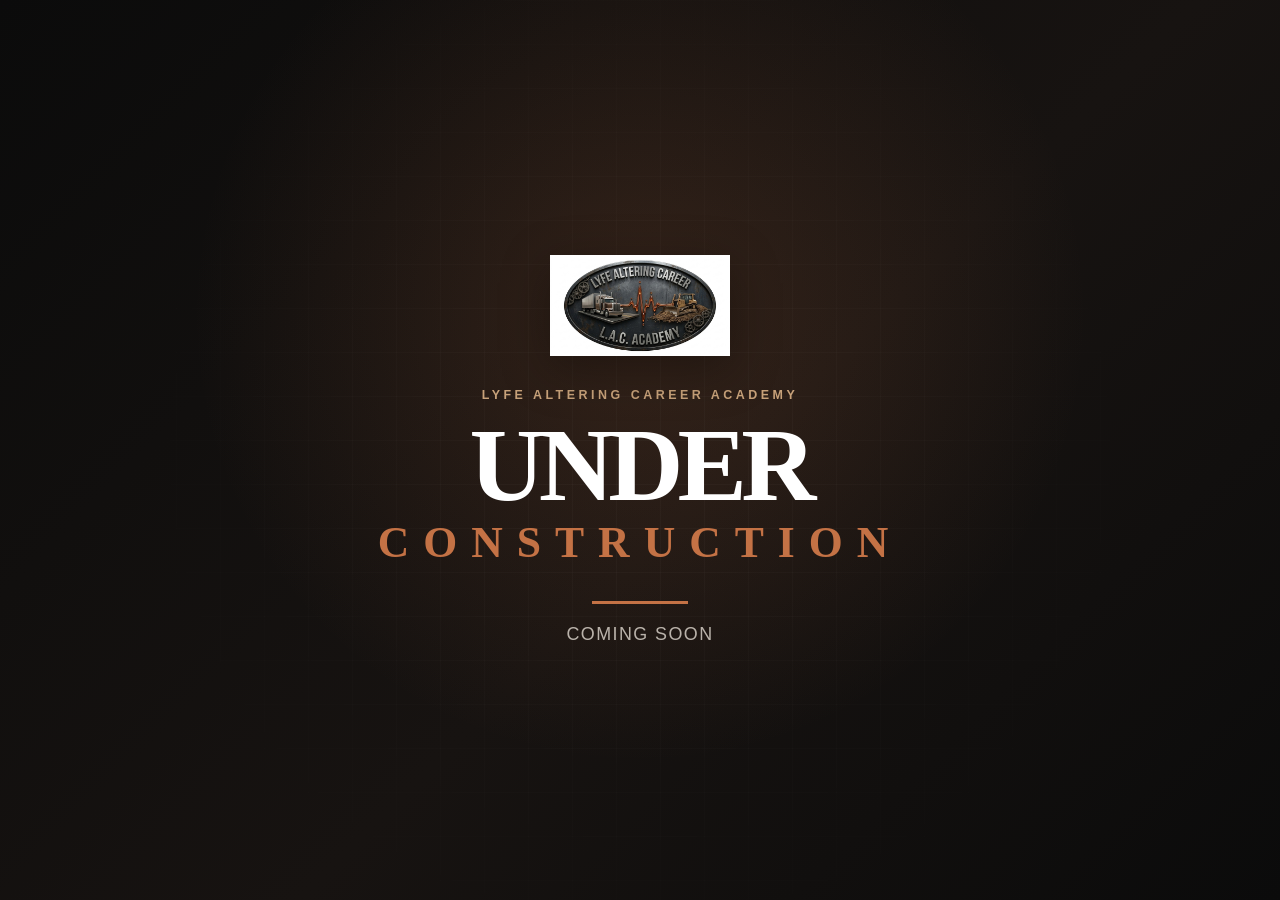
<file: index.html>
<!DOCTYPE html>
<html lang="en">
<head>
  <meta charset="UTF-8">
  <meta name="viewport" content="width=device-width, initial-scale=1">
  <meta name="theme-color" content="#111111">
  <meta name="description" content="Lyfe Altering Career Academy — under construction. Coming soon.">
  <title>Under Construction | Lyfe Altering Career Academy</title>
  <style>
    :root {
      --cream: #f5efe5;
      --copper: #c47245;
      --gold: #c8a27a;
      --ink: #111111;
    }

    * { box-sizing: border-box; }

    body {
      margin: 0;
      min-height: 100vh;
      display: grid;
      place-items: center;
      overflow: hidden;
      color: var(--cream);
      background:
        radial-gradient(circle at 50% 35%, rgba(196, 114, 69, 0.18), transparent 28rem),
        linear-gradient(135deg, #0b0b0b 0%, #171311 55%, #0b0b0b 100%);
      font-family: Georgia, "Times New Roman", serif;
    }

    body::before {
      content: "";
      position: fixed;
      inset: 0;
      pointer-events: none;
      background-image:
        linear-gradient(rgba(255,255,255,.025) 1px, transparent 1px),
        linear-gradient(90deg, rgba(255,255,255,.025) 1px, transparent 1px);
      background-size: 44px 44px;
      mask-image: radial-gradient(circle, black 15%, transparent 75%);
    }

    main {
      position: relative;
      width: min(90%, 760px);
      text-align: center;
      padding: 3.5rem 2rem;
    }

    .logo {
      width: min(180px, 42vw);
      height: auto;
      display: block;
      margin: 0 auto 2rem;
      filter: drop-shadow(0 12px 24px rgba(0, 0, 0, .35));
    }

    .eyebrow {
      margin: 0 0 1rem;
      color: var(--gold);
      font-family: Arial, Helvetica, sans-serif;
      font-size: .78rem;
      font-weight: 800;
      letter-spacing: .28em;
      text-transform: uppercase;
    }

    h1 {
      margin: 0;
      color: #fff;
      font-size: clamp(3rem, 10vw, 6.5rem);
      line-height: .9;
      letter-spacing: -.055em;
      text-transform: uppercase;
    }

    .accent {
      display: block;
      margin-top: .22em;
      color: var(--copper);
      font-size: .42em;
      letter-spacing: .32em;
      line-height: 1;
    }

    .rule {
      width: 96px;
      height: 3px;
      margin: 2.25rem auto 1.25rem;
      border: 0;
      background: var(--copper);
    }

    p {
      margin: 0;
      color: rgba(245, 239, 229, .72);
      font-family: Arial, Helvetica, sans-serif;
      font-size: clamp(.95rem, 2.5vw, 1.12rem);
      letter-spacing: .08em;
    }

    @media (max-width: 480px) {
      main { padding-inline: 1.25rem; }
      .logo { margin-bottom: 1.5rem; }
      h1 { font-size: clamp(2.7rem, 16vw, 4.25rem); }
    }

    @media (prefers-reduced-motion: no-preference) {
      main { animation: arrive .8s ease-out both; }
      @keyframes arrive {
        from { opacity: 0; transform: translateY(18px); }
        to { opacity: 1; transform: translateY(0); }
      }
    }
  </style>
</head>
<body>
  <main>
    <img class="logo" src="logo.png" alt="Lyfe Altering Career Academy">
    <p class="eyebrow">Lyfe Altering Career Academy</p>
    <h1>
      Under
      <span class="accent">Construction</span>
    </h1>
    <hr class="rule">
    <p>COMING SOON</p>
  </main>
</body>
</html>
</file>
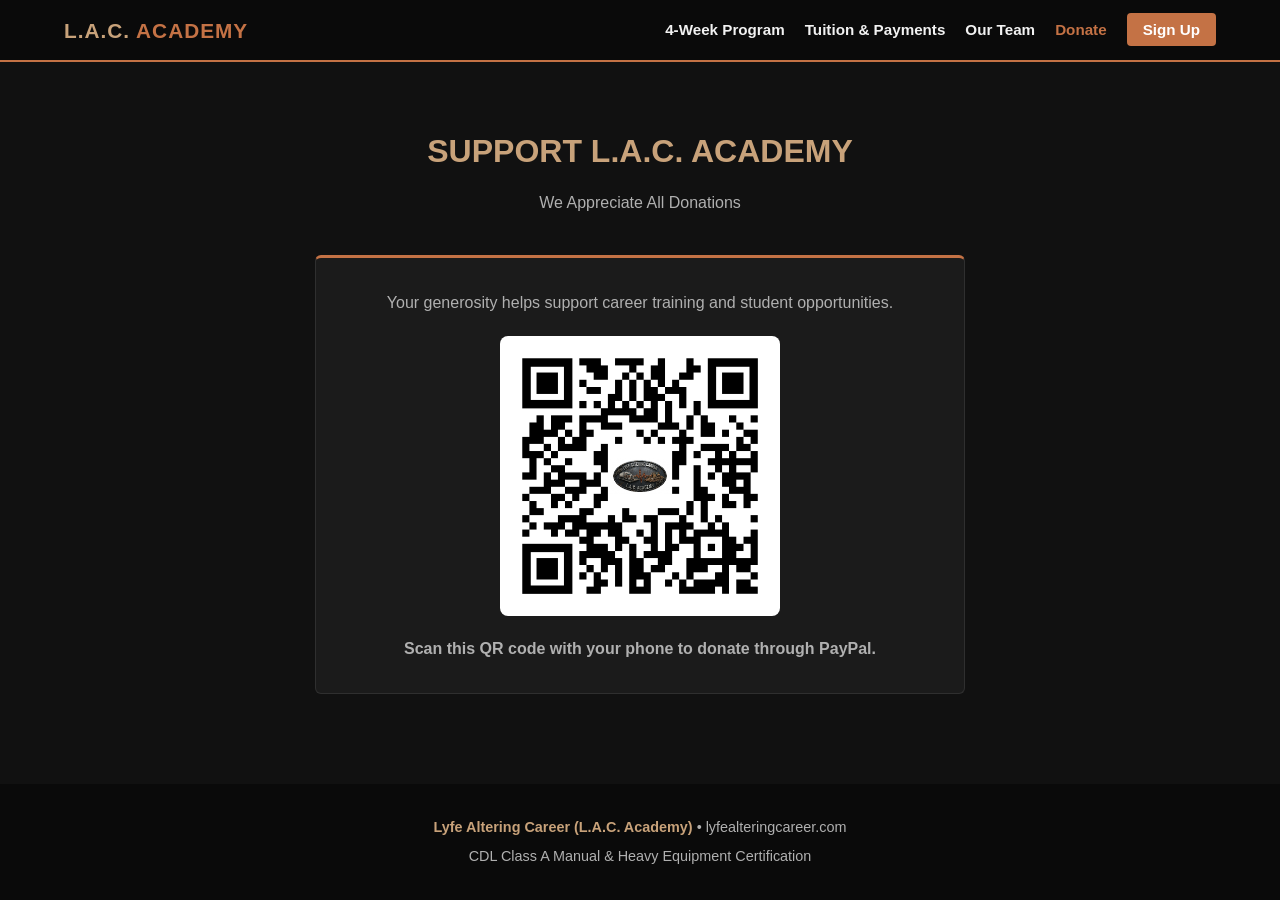
<file: donate.html>
<!DOCTYPE html>
<html lang="en">
<head>
  <meta charset="UTF-8">
  <meta name="viewport" content="width=device-width,initial-scale=1">
  <title>Donate | L.A.C. Academy</title>
  <link rel="stylesheet" href="style.css">
  <style>
    .donation-card { max-width:650px; margin:0 auto; text-align:center; }
    .paypal-qr {
      display:block;
      width:min(280px, 80%);
      height:auto;
      margin:1.25rem auto;
      padding:.5rem;
      border-radius:8px;
      background:#fff;
    }
  </style>
</head>
<body>
<header>
  <div class="nav-container">
    <a href="index.html" class="brand-name">L.A.C. <span>Academy</span></a>
    <nav aria-label="Main navigation">
      <ul>
        <li><a href="programs.html">4-Week Program</a></li>
        <li><a href="payments.html">Tuition &amp; Payments</a></li>
        <li><a href="team.html">Our Team</a></li>
        <li><a href="donate.html" aria-current="page">Donate</a></li>
        <li><a href="enroll.html" class="nav-cta">Sign Up</a></li>
      </ul>
    </nav>
  </div>
</header>
<main class="container">
  <h1 class="section-title">Support L.A.C. Academy</h1>
  <p class="section-subtitle">We Appreciate All Donations</p>
  <div class="card donation-card">
    <p>Your generosity helps support career training and student opportunities.</p>
    <img
      src="Untitled_00_17_52.png"
      alt="PayPal QR code for L.A.C. Academy donations"
      class="paypal-qr"
      width="280"
      height="280">
    <p><strong>Scan this QR code with your phone to donate through PayPal.</strong></p>
  </div>
</main>
<footer>
  <p><strong>Lyfe Altering Career (L.A.C. Academy)</strong> &bull; lyfealteringcareer.com</p>
  <p>CDL Class A Manual &amp; Heavy Equipment Certification</p>
</footer>
</body>
</html>
</file>
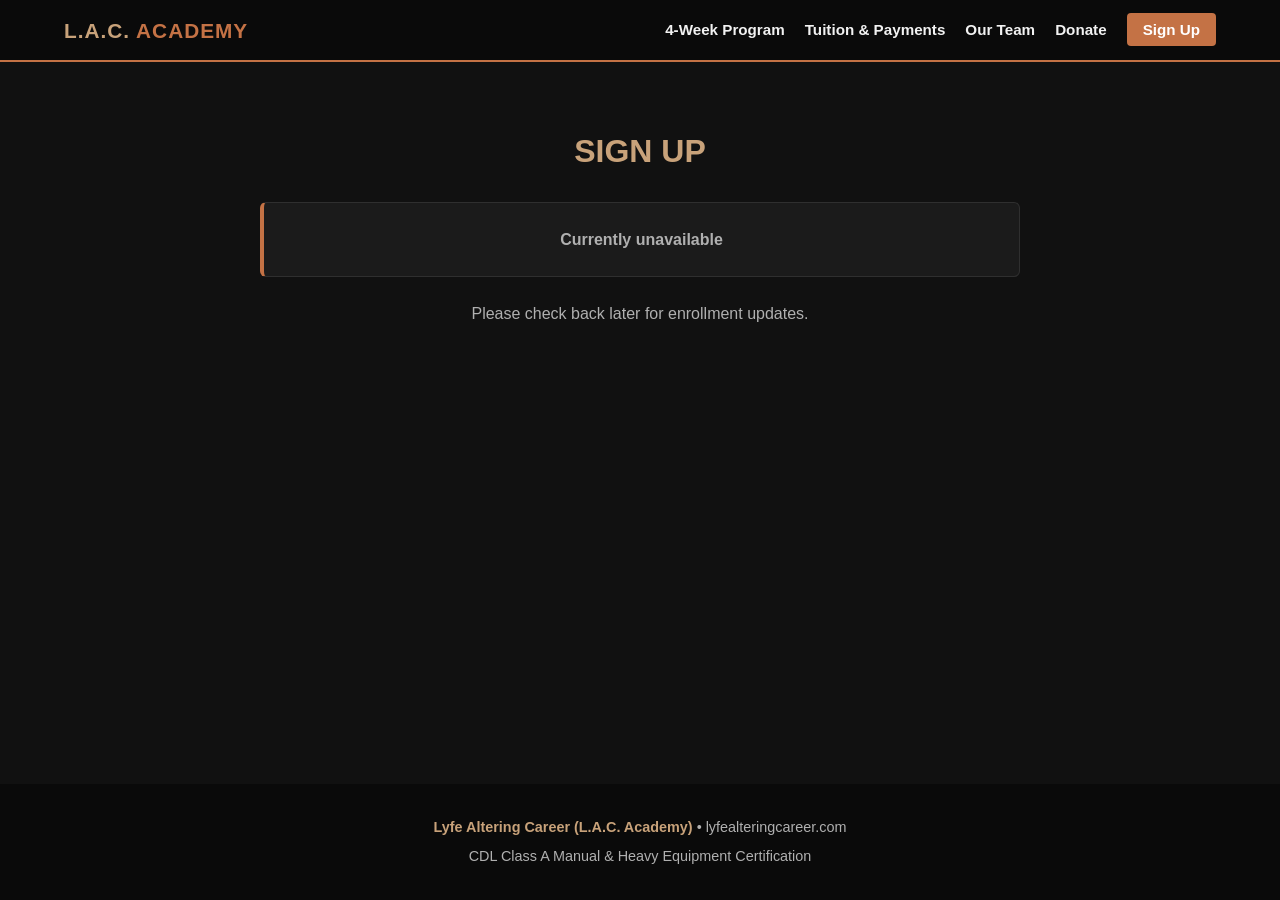
<file: enroll.html>
<!DOCTYPE html>
<html lang="en"><head><meta charset="UTF-8"><meta name="viewport" content="width=device-width,initial-scale=1"><title>Sign Up | L.A.C. Academy</title><link rel="stylesheet" href="style.css"></head><body>
<header><div class="nav-container"><a href="index.html" class="brand-name">L.A.C. <span>Academy</span></a><nav aria-label="Main navigation"><ul><li><a href="programs.html">4-Week Program</a></li><li><a href="payments.html">Tuition &amp; Payments</a></li><li><a href="team.html">Our Team</a></li><li><a href="donate.html">Donate</a></li><li><a href="enroll.html" class="nav-cta" aria-current="page">Sign Up</a></li></ul></nav></div></header>
<main class="container"><h1 class="section-title">Sign Up</h1><div class="notice"><strong>Currently unavailable</strong></div><p class="section-subtitle">Please check back later for enrollment updates.</p></main>
<footer><p><strong>Lyfe Altering Career (L.A.C. Academy)</strong> &bull; lyfealteringcareer.com</p><p>CDL Class A Manual &amp; Heavy Equipment Certification</p></footer></body></html>
</file>
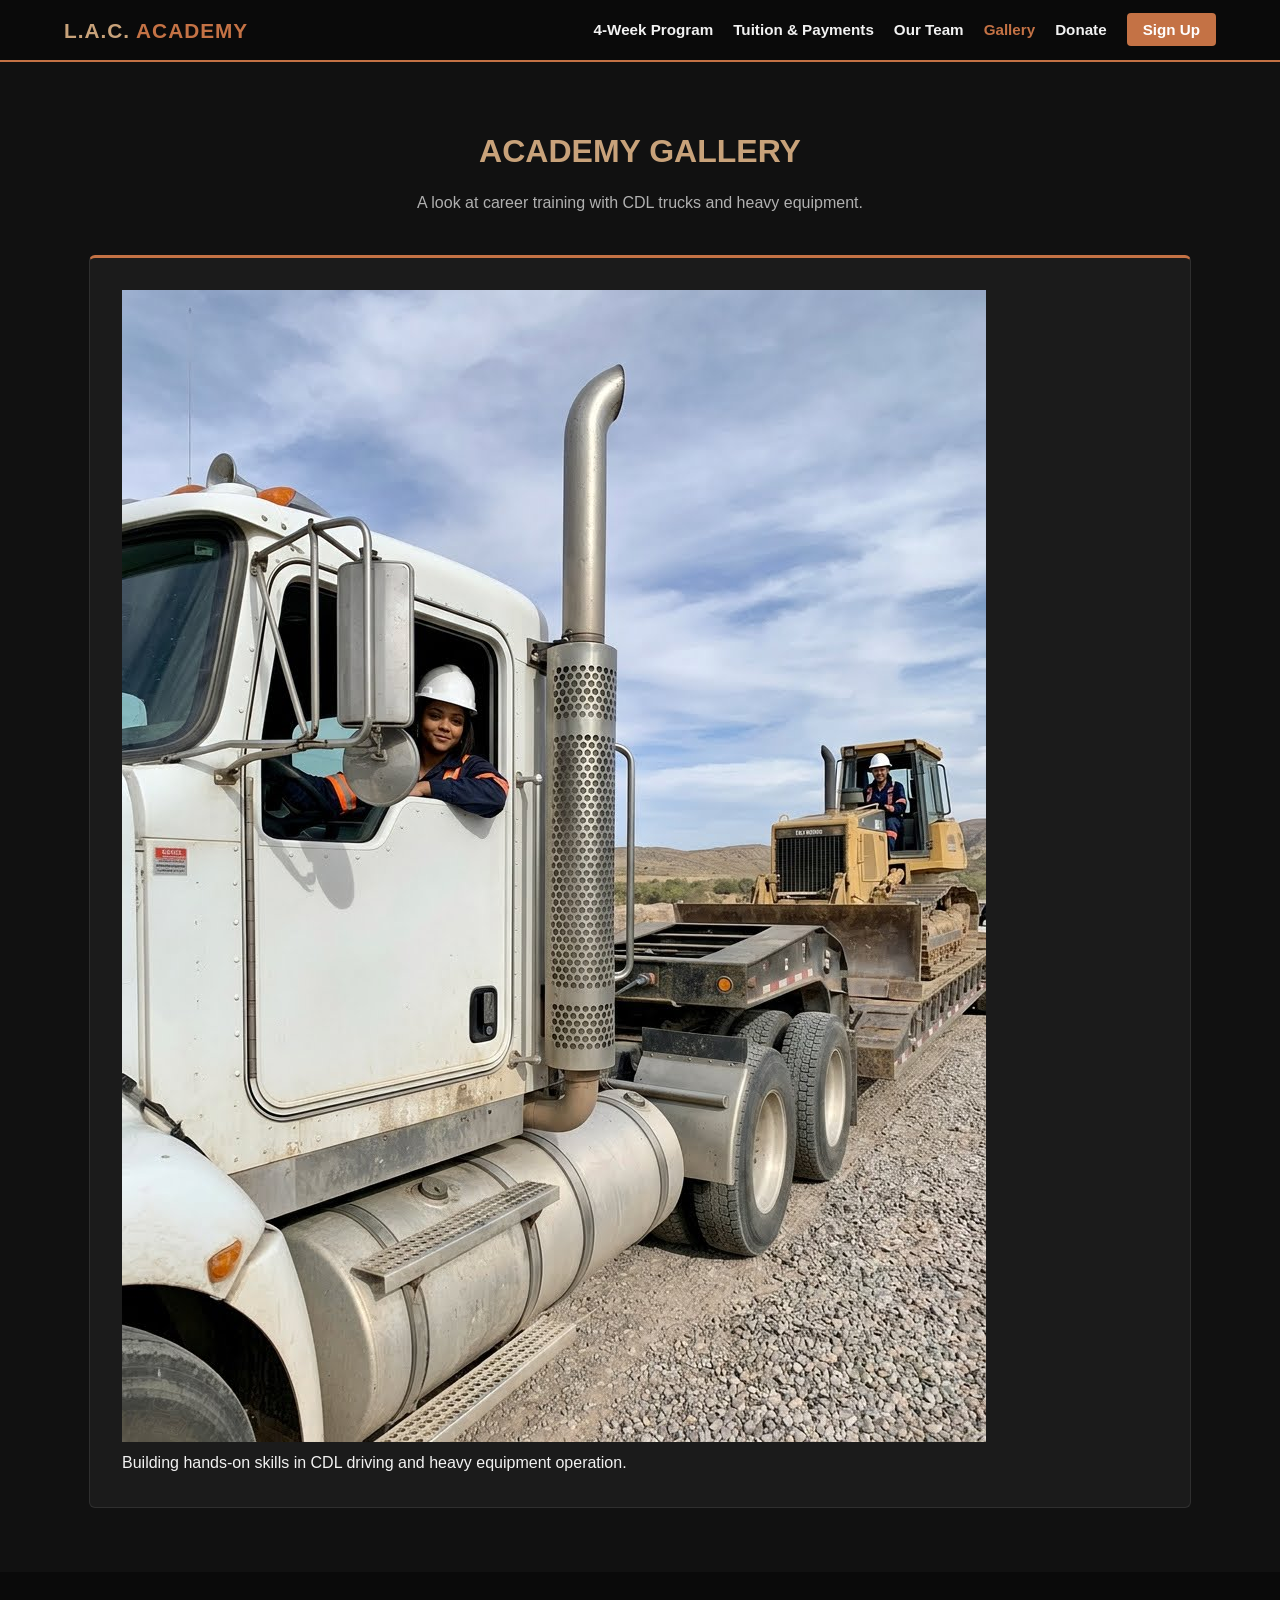
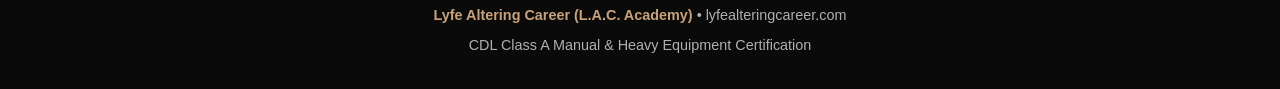
<file: gallery.html>
<!DOCTYPE html>
<html lang="en">
<head>
  <meta charset="UTF-8">
  <meta name="viewport" content="width=device-width,initial-scale=1">
  <meta name="description" content="Photos from Lyfe Altering Career Academy's CDL and heavy equipment training.">
  <title>Gallery | L.A.C. Academy</title>
  <link rel="stylesheet" href="style.css">
</head>
<body>
<header>
  <div class="nav-container">
    <a href="index.html" class="brand-name">L.A.C. <span>Academy</span></a>
    <nav aria-label="Main navigation">
      <ul>
        <li><a href="programs.html">4-Week Program</a></li>
        <li><a href="payments.html">Tuition &amp; Payments</a></li>
        <li><a href="team.html">Our Team</a></li>
        <li><a href="gallery.html" aria-current="page">Gallery</a></li>
        <li><a href="donate.html">Donate</a></li>
        <li><a href="enroll.html" class="nav-cta">Sign Up</a></li>
      </ul>
    </nav>
  </div>
</header>
<main class="container">
  <h1 class="section-title">Academy Gallery</h1>
  <p class="section-subtitle">A look at career training with CDL trucks and heavy equipment.</p>
  <div class="gallery-grid">
    <figure class="card gallery-item">
      <img src="download.jpg" alt="A student in a hard hat in a semi-truck beside a trainee operating a bulldozer on a work site">
      <figcaption>Building hands-on skills in CDL driving and heavy equipment operation.</figcaption>
    </figure>
  </div>
</main>
<footer>
  <p><strong>Lyfe Altering Career (L.A.C. Academy)</strong> &bull; lyfealteringcareer.com</p>
  <p>CDL Class A Manual &amp; Heavy Equipment Certification</p>
</footer>
</body>
</html>
</file>
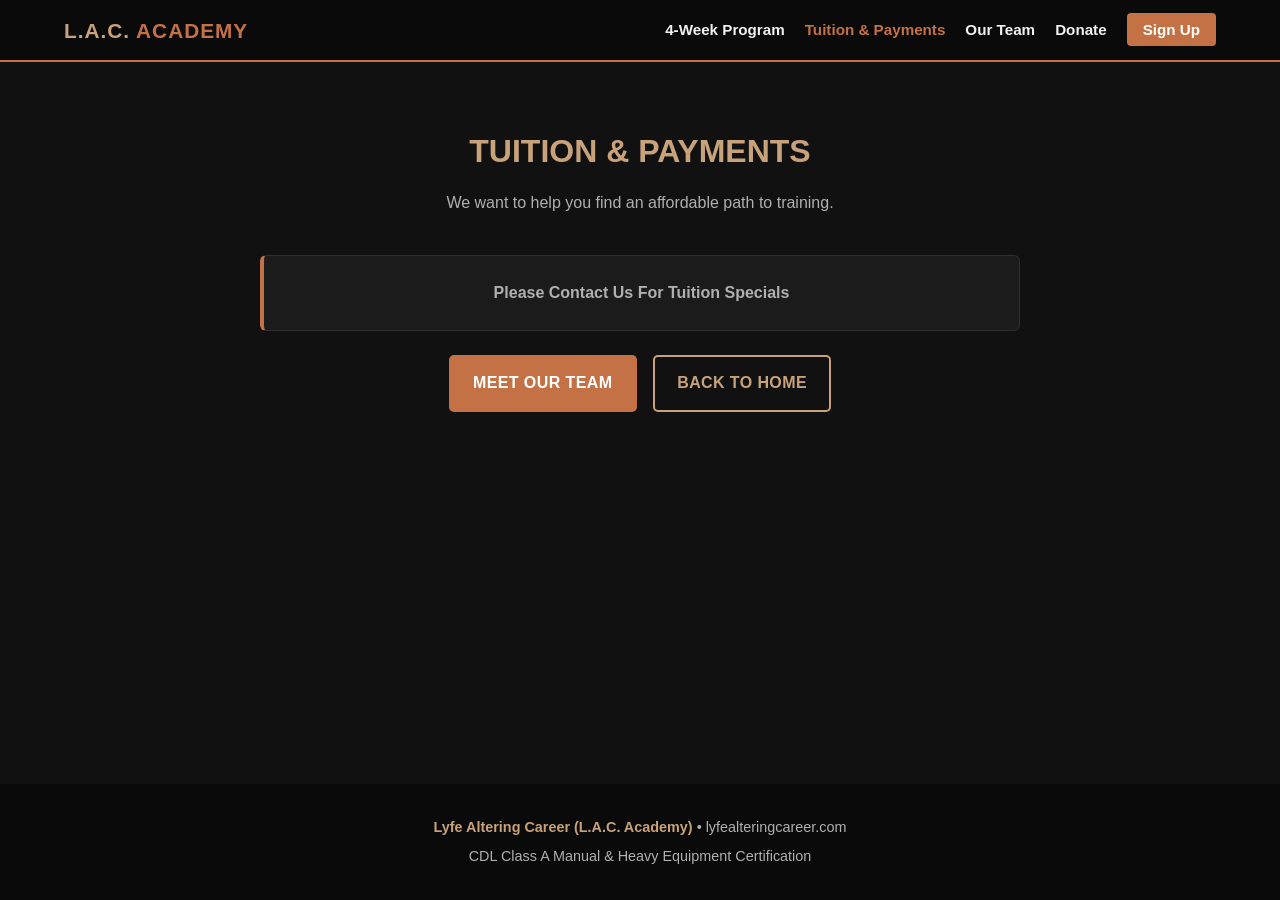
<file: payments.html>
<!DOCTYPE html>
<html lang="en"><head><meta charset="UTF-8"><meta name="viewport" content="width=device-width,initial-scale=1"><title>Tuition &amp; Payments | L.A.C. Academy</title><link rel="stylesheet" href="style.css"></head><body>
<header><div class="nav-container"><a href="index.html" class="brand-name">L.A.C. <span>Academy</span></a><nav aria-label="Main navigation"><ul><li><a href="programs.html">4-Week Program</a></li><li><a href="payments.html" aria-current="page">Tuition &amp; Payments</a></li><li><a href="team.html">Our Team</a></li><li><a href="donate.html">Donate</a></li><li><a href="enroll.html" class="nav-cta">Sign Up</a></li></ul></nav></div></header>
<main class="container"><h1 class="section-title">Tuition &amp; Payments</h1><p class="section-subtitle">We want to help you find an affordable path to training.</p><div class="notice"><strong>Please Contact Us For Tuition Specials</strong></div><div class="btn-group"><a href="team.html" class="btn btn-primary">Meet Our Team</a><a href="index.html" class="btn btn-outline">Back to Home</a></div></main>
<footer><p><strong>Lyfe Altering Career (L.A.C. Academy)</strong> &bull; lyfealteringcareer.com</p><p>CDL Class A Manual &amp; Heavy Equipment Certification</p></footer></body></html>
</file>
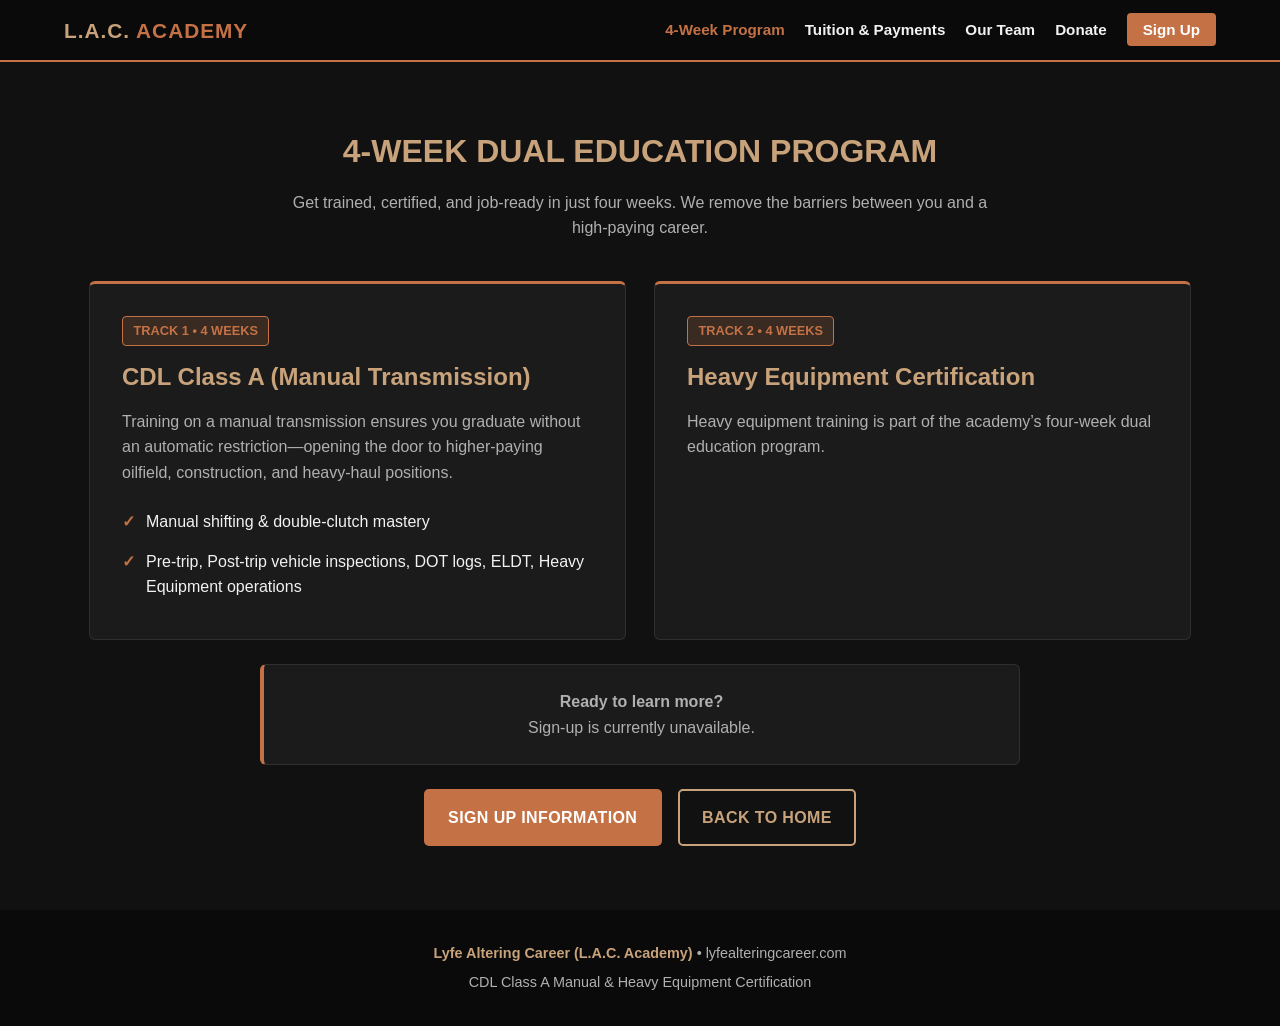
<file: programs.html>
<!DOCTYPE html>
<html lang="en"><head><meta charset="UTF-8"><meta name="viewport" content="width=device-width,initial-scale=1"><title>4-Week Dual Program | L.A.C. Academy</title><link rel="stylesheet" href="style.css"></head><body>
<header><div class="nav-container"><a href="index.html" class="brand-name">L.A.C. <span>Academy</span></a><nav aria-label="Main navigation"><ul><li><a href="programs.html" aria-current="page">4-Week Program</a></li><li><a href="payments.html">Tuition &amp; Payments</a></li><li><a href="team.html">Our Team</a></li><li><a href="donate.html">Donate</a></li><li><a href="enroll.html" class="nav-cta">Sign Up</a></li></ul></nav></div></header>
<main class="container"><h1 class="section-title">4-Week Dual Education Program</h1><p class="section-subtitle">Get trained, certified, and job-ready in just four weeks. We remove the barriers between you and a high-paying career.</p><div class="grid-2"><article class="card"><span class="badge">Track 1 &bull; 4 Weeks</span><h2>CDL Class A (Manual Transmission)</h2><p>Training on a manual transmission ensures you graduate without an automatic restriction—opening the door to higher-paying oilfield, construction, and heavy-haul positions.</p><ul class="check-list"><li>Manual shifting &amp; double-clutch mastery</li><li>Pre-trip, Post-trip vehicle inspections, DOT logs, ELDT, Heavy Equipment operations</li></ul></article><article class="card"><span class="badge">Track 2 &bull; 4 Weeks</span><h2>Heavy Equipment Certification</h2><p>Heavy equipment training is part of the academy’s four-week dual education program.</p></article></div><div class="notice"><strong>Ready to learn more?</strong><br>Sign-up is currently unavailable.</div><div class="btn-group"><a href="enroll.html" class="btn btn-primary">Sign Up Information</a><a href="index.html" class="btn btn-outline">Back to Home</a></div></main>
<footer><p><strong>Lyfe Altering Career (L.A.C. Academy)</strong> &bull; lyfealteringcareer.com</p><p>CDL Class A Manual &amp; Heavy Equipment Certification</p></footer></body></html>
</file>
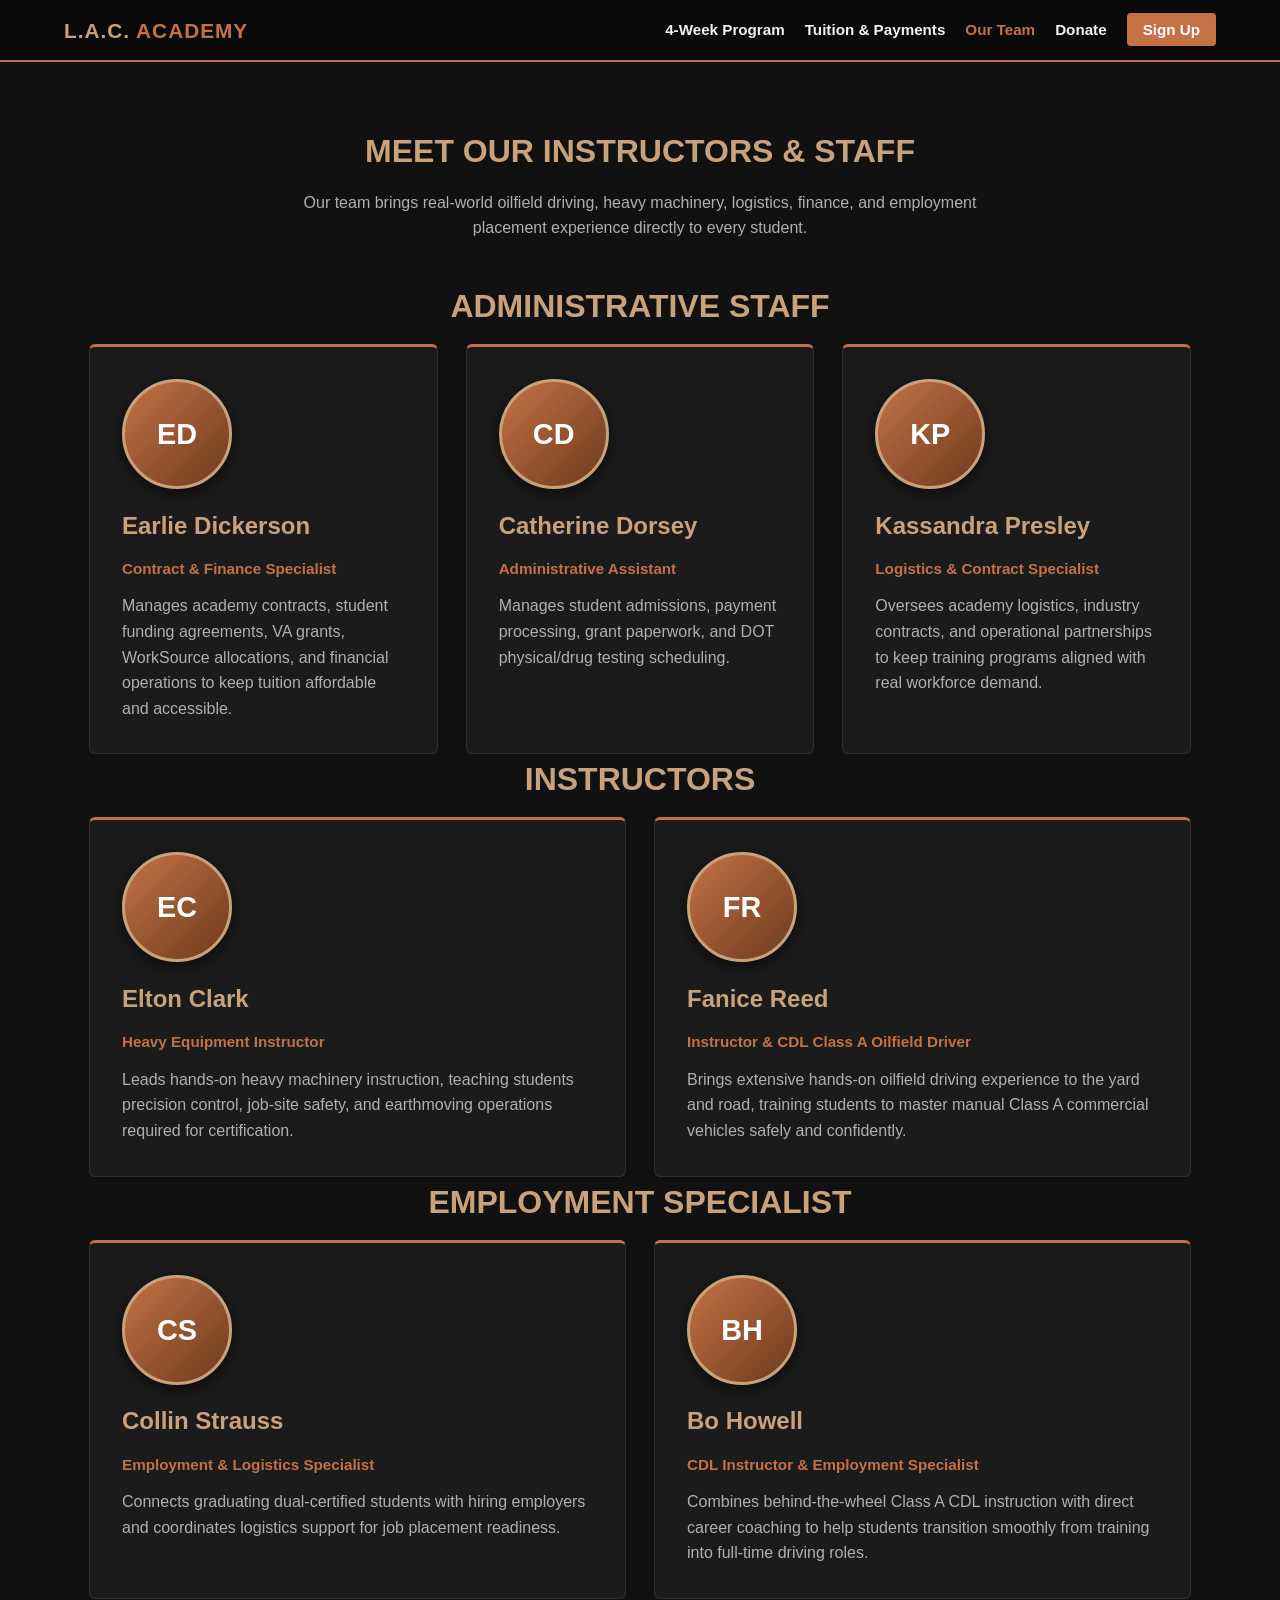
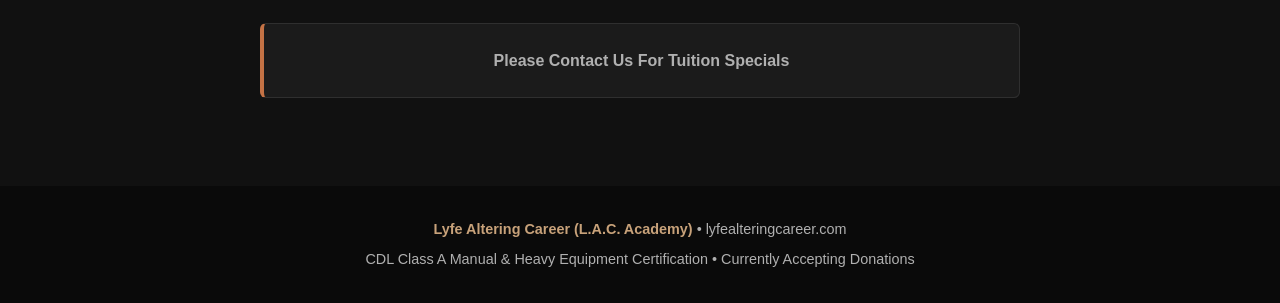
<file: team.html>
<!DOCTYPE html>
<html lang="en"><head><meta charset="UTF-8"><meta name="viewport" content="width=device-width,initial-scale=1"><title>Our Team | L.A.C. Academy</title><link rel="stylesheet" href="style.css"></head><body>
<header><div class="nav-container"><a href="index.html" class="brand-name">L.A.C. <span>Academy</span></a><nav aria-label="Main navigation"><ul><li><a href="programs.html">4-Week Program</a></li><li><a href="payments.html">Tuition &amp; Payments</a></li><li><a href="team.html" aria-current="page">Our Team</a></li><li><a href="donate.html">Donate</a></li><li><a href="enroll.html" class="nav-cta">Sign Up</a></li></ul></nav></div></header>
<main class="container"><h1 class="section-title">Meet Our Instructors &amp; Staff</h1><p class="section-subtitle">Our team brings real-world oilfield driving, heavy machinery, logistics, finance, and employment placement experience directly to every student.</p>
<h2 class="section-title">Administrative Staff</h2><div class="grid-3">
<article class="card team-card"><div class="team-avatar">ED</div><h2>Earlie Dickerson</h2><span class="role-title">Contract &amp; Finance Specialist</span><p>Manages academy contracts, student funding agreements, VA grants, WorkSource allocations, and financial operations to keep tuition affordable and accessible.</p></article>
<article class="card team-card"><div class="team-avatar">CD</div><h2>Catherine Dorsey</h2><span class="role-title">Administrative Assistant</span><p>Manages student admissions, payment processing, grant paperwork, and DOT physical/drug testing scheduling.</p></article>
<article class="card team-card"><div class="team-avatar">KP</div><h2>Kassandra Presley</h2><span class="role-title">Logistics &amp; Contract Specialist</span><p>Oversees academy logistics, industry contracts, and operational partnerships to keep training programs aligned with real workforce demand.</p></article>
</div>
<h2 class="section-title">Instructors</h2><div class="grid-3">
<article class="card team-card"><div class="team-avatar">EC</div><h2>Elton Clark</h2><span class="role-title">Heavy Equipment Instructor</span><p>Leads hands-on heavy machinery instruction, teaching students precision control, job-site safety, and earthmoving operations required for certification.</p></article>
<article class="card team-card"><div class="team-avatar">FR</div><h2>Fanice Reed</h2><span class="role-title">Instructor &amp; CDL Class A Oilfield Driver</span><p>Brings extensive hands-on oilfield driving experience to the yard and road, training students to master manual Class A commercial vehicles safely and confidently.</p></article>
</div>
<h2 class="section-title">Employment Specialist</h2><div class="grid-3">
<article class="card team-card"><div class="team-avatar">CS</div><h2>Collin Strauss</h2><span class="role-title">Employment &amp; Logistics Specialist</span><p>Connects graduating dual-certified students with hiring employers and coordinates logistics support for job placement readiness.</p></article>
<article class="card team-card"><div class="team-avatar">BH</div><h2>Bo Howell</h2><span class="role-title">CDL Instructor &amp; Employment Specialist</span><p>Combines behind-the-wheel Class A CDL instruction with direct career coaching to help students transition smoothly from training into full-time driving roles.</p></article>
</div><div class="notice"><strong>Please Contact Us For Tuition Specials</strong></div></main>
<footer><p><strong>Lyfe Altering Career (L.A.C. Academy)</strong> &bull; lyfealteringcareer.com</p><p>CDL Class A Manual &amp; Heavy Equipment Certification &bull; Currently Accepting Donations</p></footer></body></html>
</file>
<file: style.css>
:root { --bg-dark:#111;--bg-card:#1b1b1b;--bg-card-hover:#232323;--copper:#c47245;--copper-hover:#d88354;--tan:#c8a27a;--text-light:#f2f2f2;--text-muted:#b0b0b0;--border-color:#2f2f2f; }
*{box-sizing:border-box;margin:0;padding:0}html{scroll-behavior:smooth}body{min-height:100vh;display:flex;flex-direction:column;font-family:'Segoe UI',Roboto,Helvetica,Arial,sans-serif;background:var(--bg-dark);color:var(--text-light);line-height:1.6}a{color:inherit}
header{background:#0a0a0a;border-bottom:2px solid var(--copper)}.nav-container{max-width:1200px;margin:auto;padding:.85rem 1.5rem;display:flex;justify-content:space-between;align-items:center;flex-wrap:wrap;gap:.75rem}.brand-name{color:var(--tan);text-decoration:none;font-size:1.3rem;font-weight:800;letter-spacing:1px;text-transform:uppercase}.brand-name span{color:var(--copper)}nav ul{list-style:none;display:flex;gap:.65rem 1.25rem;align-items:center;flex-wrap:wrap}nav a{color:var(--text-light);text-decoration:none;font-size:.95rem;font-weight:600}nav a:hover,nav a[aria-current="page"]{color:var(--copper)}nav a.nav-cta{padding:.5rem 1rem;border-radius:4px;background:var(--copper);color:#fff}nav a.nav-cta:hover{background:var(--copper-hover);color:#fff}
main{flex:1}.hero{padding:3.5rem 1.5rem 4rem;text-align:center;background:radial-gradient(circle at center,#221c18 0%,#111 75%);border-bottom:1px solid var(--border-color)}.hero-logo{display:block;width:min(100%,680px);height:auto;margin:0 auto 2rem;border:1px solid #333;border-radius:8px;box-shadow:0 12px 35px rgba(0,0,0,.65)}.hero h1{margin-bottom:1rem;color:var(--tan);font-size:clamp(1.8rem,5vw,2.4rem);line-height:1.2;text-transform:uppercase;letter-spacing:1px}.hero p{max-width:760px;margin:0 auto 2rem;color:var(--text-muted);font-size:1.1rem}
.container{width:min(100%,1150px);margin:auto;padding:4rem 1.5rem}.section-title{margin-bottom:.75rem;color:var(--tan);text-align:center;font-size:2rem;text-transform:uppercase}.section-subtitle{max-width:720px;margin:0 auto 2.5rem;color:var(--text-muted);text-align:center}.grid-3,.grid-2{display:grid;gap:1.75rem}.grid-3{grid-template-columns:repeat(auto-fit,minmax(min(100%,280px),1fr))}.grid-2{grid-template-columns:repeat(auto-fit,minmax(min(100%,320px),1fr))}.card{padding:2rem;border:1px solid var(--border-color);border-top:3px solid var(--copper);border-radius:6px;background:var(--bg-card)}.card h2,.card h3{margin-bottom:.75rem;color:var(--tan)}.card p{margin-bottom:1rem;color:var(--text-muted)}.card p:last-child{margin-bottom:0}
.badge{display:inline-block;margin-bottom:.75rem;padding:.25rem .65rem;border:1px solid var(--copper);border-radius:4px;background:rgba(196,114,69,.18);color:var(--copper);font-size:.8rem;font-weight:700;text-transform:uppercase}.check-list{margin-top:1rem;list-style:none}.check-list li{position:relative;padding:.45rem 0 .45rem 1.5rem}.check-list li::before{position:absolute;left:0;color:var(--copper);content:'✓';font-weight:700}.payment-pills{display:flex;justify-content:center;flex-wrap:wrap;gap:.75rem;margin-top:1.5rem}.pill{padding:.5rem 1.1rem;border:1px solid var(--tan);border-radius:30px;background:#242424;color:var(--tan);font-size:.9rem;font-weight:600}
.btn-group{display:flex;justify-content:center;flex-wrap:wrap;gap:1rem}.btn{display:inline-block;padding:.85rem 1.4rem;border:2px solid transparent;border-radius:5px;font-weight:700;letter-spacing:.4px;text-align:center;text-decoration:none;text-transform:uppercase}.btn-primary{background:var(--copper);color:#fff}.btn-primary:hover{background:var(--copper-hover)}.btn-outline{border-color:var(--tan);background:transparent;color:var(--tan)}.btn-outline:hover{background:var(--tan);color:#111}.team-card{text-align:left}.team-avatar{width:110px;height:110px;display:flex;align-items:center;justify-content:center;margin-bottom:1.1rem;border:3px solid var(--tan);border-radius:50%;background:linear-gradient(135deg,var(--copper),#6d3a1e);box-shadow:0 4px 15px rgba(0,0,0,.6);color:#fff;font-size:1.8rem;font-weight:800}.role-title{display:block;margin-bottom:.75rem;color:var(--copper);font-size:.95rem;font-weight:700}.notice{max-width:760px;margin:1.5rem auto;padding:1.5rem;border:1px solid var(--border-color);border-left:4px solid var(--copper);border-radius:6px;background:var(--bg-card);color:var(--text-muted);text-align:center}
footer{padding:2rem 1.5rem;background:#0a0a0a;color:var(--text-muted);font-size:.9rem;text-align:center}footer strong{color:var(--tan)}footer p+p{margin-top:.4rem}@media(max-width:700px){.nav-container{justify-content:center}nav ul{justify-content:center}.container{padding:3rem 1rem}.card{padding:1.5rem}}
</file>
